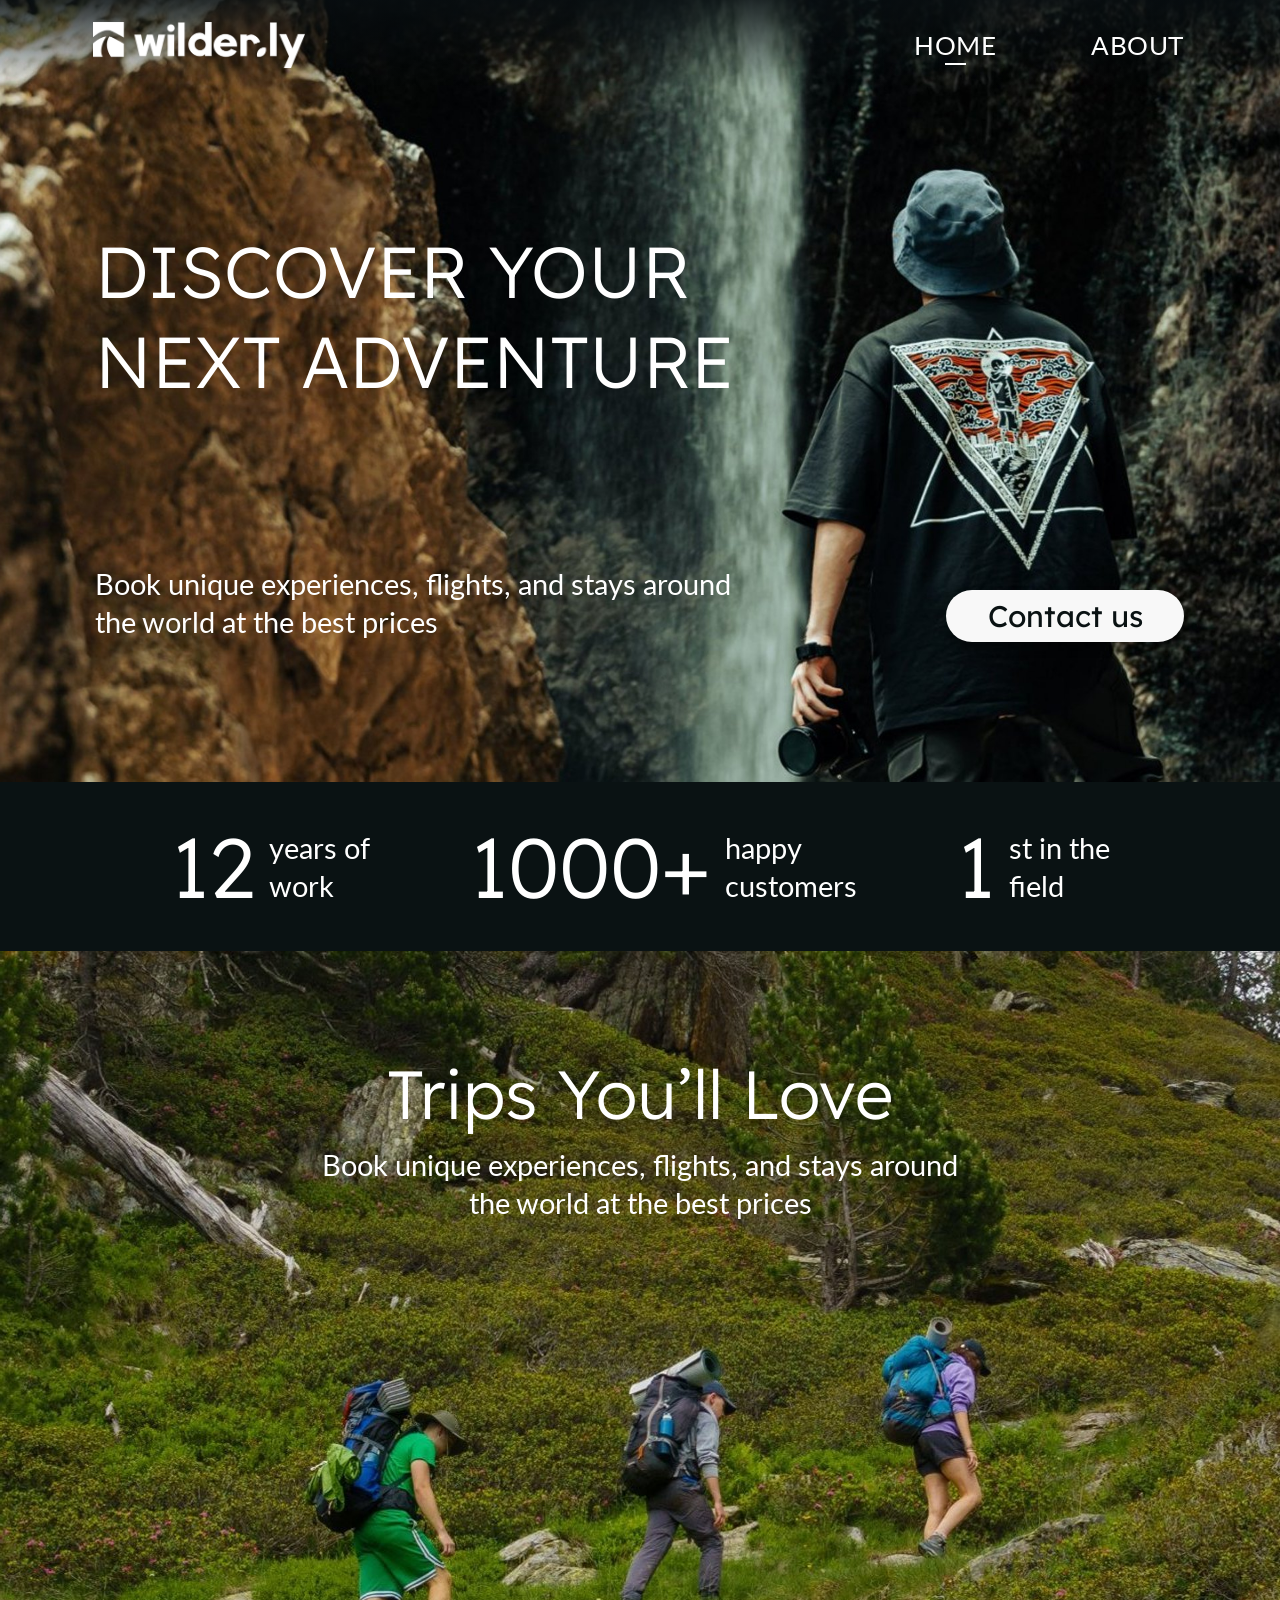
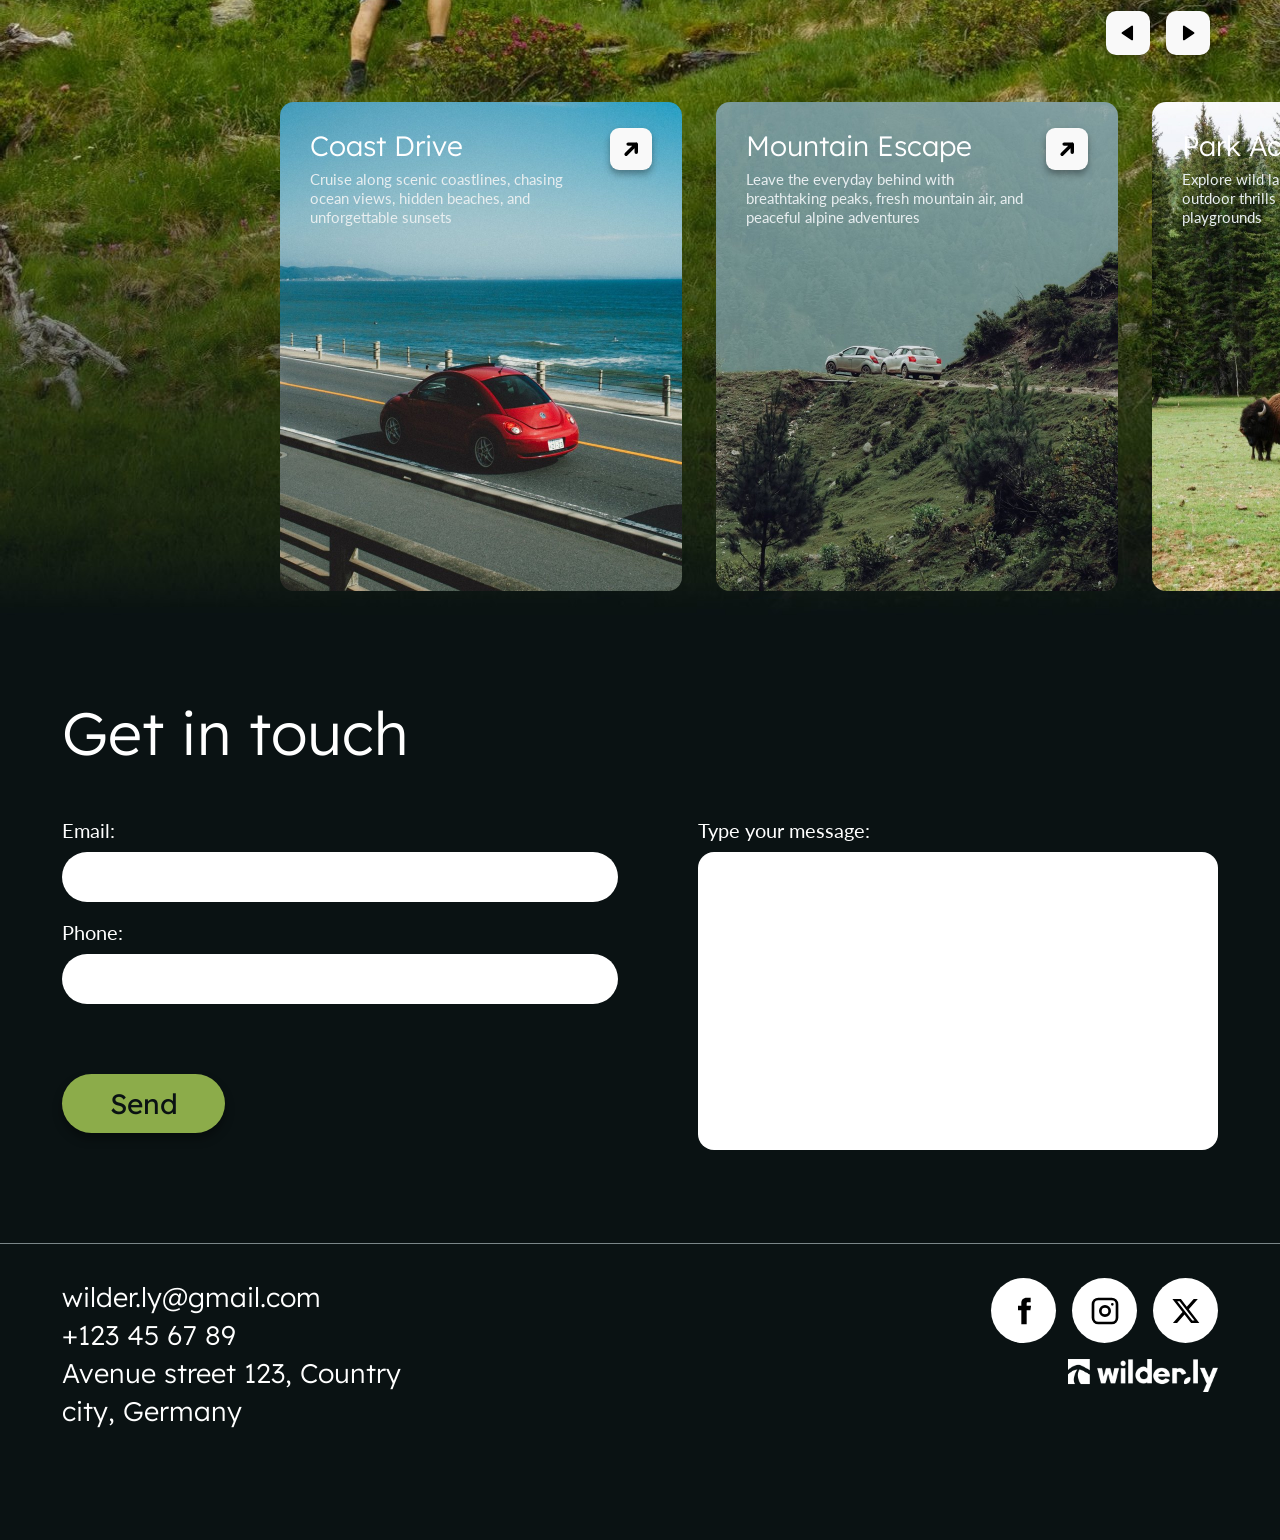
<file: lecker/index.html>
<!DOCTYPE html>
<html lang="en">
<head>
<meta charset="UTF-8">
<meta name="viewport" content="width=device-width, initial-scale=1, viewport-fit=cover">
<title>wilder.ly</title>
<link rel="stylesheet" href="https://fonts.googleapis.com/css2?family=Lato:wght@300;400;700&family=Lexend:wght@300;400;600&display=swap">
<link rel="stylesheet" href="style.css">
</head>
<body>
<div class="page">
 <nav>
  <a class="logo" href="#" data-go="home" aria-label="wilder.ly"><img src="[data-uri]" alt="wilder.ly"></a>
  <div class="links"><a data-go="home" id="nh" class="on" aria-current="page">HOME</a><a data-go="about">ABOUT</a></div>
 </nav>

 <!-- HOME -->
 <main class="view active" id="home">
  <section class="hero">
   <h1>DISCOVER YOUR NEXT ADVENTURE</h1>
   <p>Book unique experiences, flights, and stays around the world at the best prices</p>
   <a class="contact-btn" href="#contact" data-go="contact">Contact us</a>
  </section>
  <section class="stats" id="about">
   <div class="stat"><b>12</b><span>years of<br>work</span></div>
   <div class="stat"><b>1000+</b><span>happy<br>customers</span></div>
   <div class="stat"><b>1</b><span>st in the<br>field</span></div>
  </section>
  <section class="trips">
   <h2>Trips You’ll Love</h2>
   <p class="sub">Book unique experiences, flights, and stays around the world at the best prices</p>
   <div class="arrows"><button id="prev" aria-label="Previous"><svg viewBox="0 0 24 24"><path d="M16.500 5v14L6 12z" fill="currentColor" stroke="currentColor" stroke-width="2" stroke-linejoin="round"/></svg></button><button id="next" aria-label="Next"><svg viewBox="0 0 24 24"><path d="M7.500 5v14L18 12z" fill="currentColor" stroke="currentColor" stroke-width="2" stroke-linejoin="round"/></svg></button></div>
   <div class="track" id="track">
    <div class="card c1"><h3>Coast Drive</h3><p>Cruise along scenic coastlines, chasing ocean views, hidden beaches, and unforgettable sunsets</p><a class="go" role="button" tabindex="0" aria-label="Open"><svg viewBox="0 0 24 24" aria-hidden="true"><path d="M7 17L17 7M9 7h8v8" fill="none" stroke="currentColor" stroke-width="3.4" stroke-linecap="round" stroke-linejoin="round"/></svg></a></div>
    <div class="card c2"><h3>Mountain Escape</h3><p>Leave the everyday behind with breathtaking peaks, fresh mountain air, and peaceful alpine adventures</p><a class="go" role="button" tabindex="0" aria-label="Open"><svg viewBox="0 0 24 24" aria-hidden="true"><path d="M7 17L17 7M9 7h8v8" fill="none" stroke="currentColor" stroke-width="3.4" stroke-linecap="round" stroke-linejoin="round"/></svg></a></div>
    <div class="card c3"><h3>Park Adventure</h3><p>Explore wild landscapes, scenic trails, and outdoor thrills in nature’s most beautiful playgrounds</p><a class="go" role="button" tabindex="0" aria-label="Open"><svg viewBox="0 0 24 24" aria-hidden="true"><path d="M7 17L17 7M9 7h8v8" fill="none" stroke="currentColor" stroke-width="3.4" stroke-linecap="round" stroke-linejoin="round"/></svg></a></div>
   </div>
  </section>
 </main>

 <section class="touch" id="contact">
  <h2>Get in touch</h2>
  <form id="form">
   <div class="col"><label for="e">Email:</label><input id="e" type="email"><label for="p">Phone:</label><input id="p" type="tel"><button class="send" type="submit" id="sendBtn">Send</button></div>
   <div class="col r"><label for="m">Type your message:</label><textarea id="m"></textarea></div>
  </form>
 </section>
 <footer>
  <div>wilder.ly@gmail.com<br>+123 45 67 89<br>Avenue street 123, Country<br>city, Germany</div>
  <div class="fr">
   <div class="soc">
    <a href="#" aria-label="Facebook"><svg viewBox="0 0 24 24"><path d="M14 8V6.5c0-.7.2-1 1.1-1H17V2h-2.8C11.2 2 10 3.700 10 6v2H7.500v3.500H10V22h4V11.500h2.800L17.300 8z"/></svg></a>
    <a href="#" aria-label="Instagram"><svg viewBox="0 0 24 24"><path d="M7 2h10a5 5 0 015 5v10a5 5 0 01-5 5H7a5 5 0 01-5-5V7a5 5 0 015-5zm0 2a3 3 0 00-3 3v10a3 3 0 003 3h10a3 3 0 003-3V7a3 3 0 00-3-3zm5 3.500a4.500 4.500 0 110 9 4.500 4.500 0 010-9zm0 2a2.500 2.500 0 100 5 2.500 2.500 0 000-5zM17.500 6a1 1 0 110 2 1 1 0 010-2z"/></svg></a>
    <a href="#" aria-label="X"><svg viewBox="0 0 24 24"><path d="M17.800 3h3.100l-6.800 7.700L22 21h-6.200l-4.900-6.300L5.300 21H2.200l7.200-8.300L1.800 3h6.400l4.400 5.800zm-1.100 16.200h1.700L7.200 4.700H5.400z"/></svg></a>
   </div>
   <a class="logo" href="#" data-go="home" aria-label="wilder.ly"><img src="[data-uri]" alt="wilder.ly"></a>
  </div>
 </footer>
</div>
<script src="script.js"></script>
</body>
</html>
</file>
